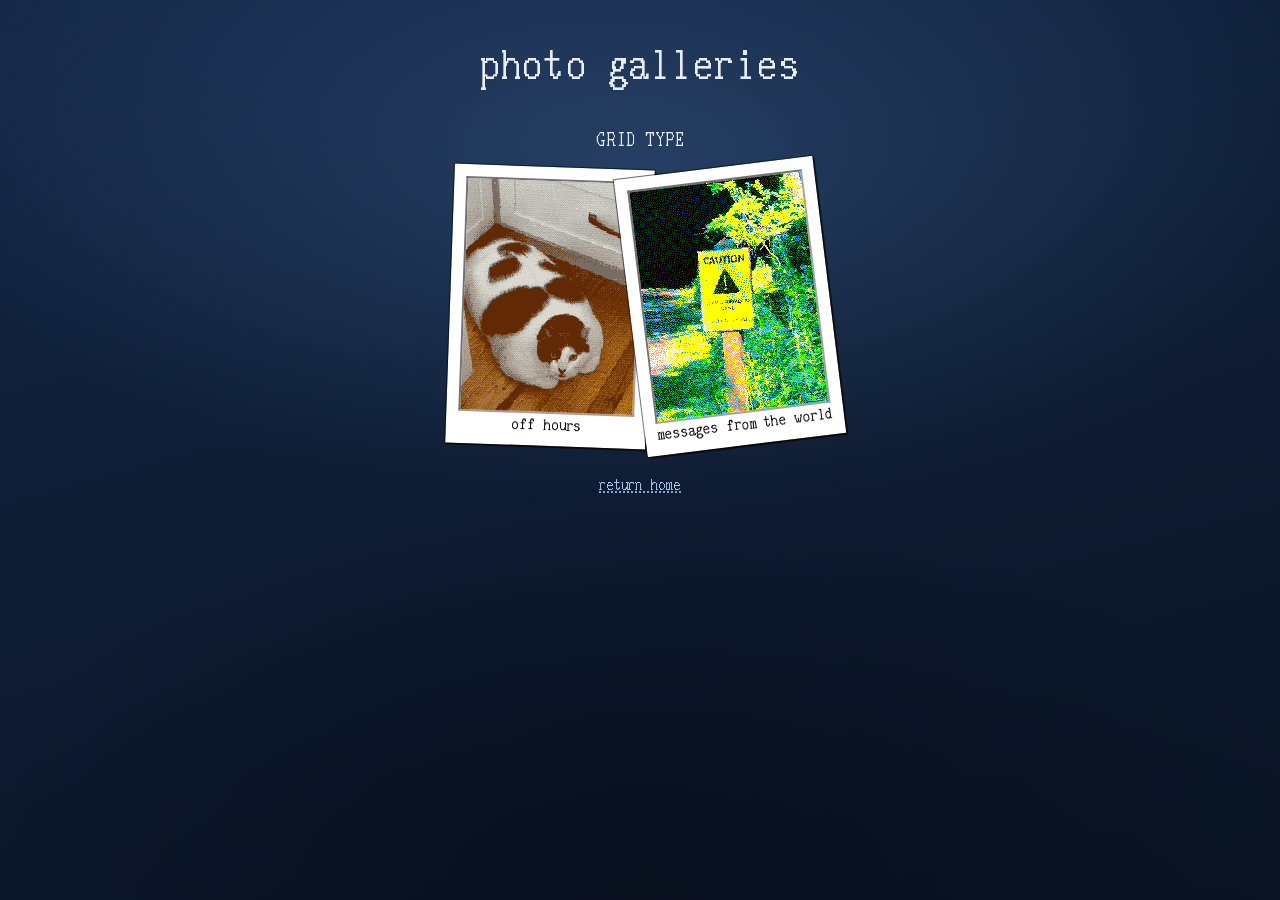
<file: album.html>
<!DOCTYPE HTML>
<html lang="en">
  <head>
    <meta charset="UTF-8">
    <meta name="viewport" content="width=device-width, initial-scale=1">
    <title>photo galleries</title>
    <link rel="icon" type="image/png" sizes="32x32" href="images/favicon/favicon-32x32.png?v=moon25">
    <link rel="shortcut icon" href="images/favicon/favicon.ico?v=moon25" type="image/x-icon">
    <style>
      @font-face {
        font-family: "Cordata";
        src: url("fonts/cordata.woff2") format("woff2");
        font-display: swap;
      }

      html {
        image-rendering: pixelated;
      }

      * {
        box-sizing: border-box;
        margin: 0;
        padding: 0;
      }

      body.photos-page {
        min-height: 100vh;
        background-color: #0e1c33;
        background-image:
          radial-gradient(ellipse 80% 55% at 50% 18%, rgba(90, 140, 200, 0.28), transparent 70%),
          radial-gradient(ellipse 100% 80% at 50% 100%, rgba(8, 14, 28, 0.9), transparent 55%),
          linear-gradient(165deg, #152849 0%, #0e1c33 45%, #0a1424 100%);
        background-attachment: fixed;
        color: #e8eef6;
        font-family: "Cordata", monospace;
        font-size: 16px;
        -webkit-font-smoothing: none;
        -moz-osx-font-smoothing: unset;
      }

      main {
        margin: 0 auto;
        padding: 15px;
        max-width: 50rem;
        text-align: center;
      }

      h1, h2 {
        font-weight: normal;
        line-height: 1;
      }

      h1, nav {
        margin: 2rem 0;
      }

      h1 {
        font-size: 2.75rem;
      }

      h2 {
        margin: 2.5rem auto 1rem;
        font-size: 1.25rem;
        text-transform: uppercase;
      }

      nav a {
        color: #9ec9f0;
        padding: 2px 1px 0 1px;
        text-decoration-style: dotted;
        text-underline-offset: 2px;
      }

      nav a:visited {
        color: #7eb8a8;
      }

      nav a:hover,
      nav a:focus {
        color: #0e1c33;
        background: #f0a85a;
        outline: 1px dotted #f0a85a;
        outline-offset: 1px;
      }

      .photopile {
        display: flex;
        flex-wrap: wrap;
        align-items: center;
        justify-content: center;
        max-width: 100%;
      }

      .photopile a {
        display: inline-block;
        max-width: 90%;
        background: white;
        box-shadow: 2px 2px 0 rgba(0, 0, 0, 0.55);
        outline: 1px solid rgba(0, 0, 0, 0.55);
        transform: rotate(2deg);
        margin: 0 -10px;
        color: black;
        text-decoration: none;
      }

      .photopile figure img {
        display: block;
        width: 11rem;
        max-width: calc(100% - 1.5rem);
        height: auto;
        margin: 0.75rem 0.75rem 0 0.75rem;
        border: 2px rgb(0, 0, 0, 0.55) inset;
        image-rendering: pixelated;
        object-fit: cover;
        aspect-ratio: 3 / 4;
      }

      .photopile figcaption {
        text-align: center;
        margin: 0.25rem 0.7rem 0.75rem 0.7rem;
        font-size: 1rem;
        color: black;
      }

      .photopile a:nth-child(2n) { transform: rotate(-7deg); }
      .photopile a:nth-child(3n) { transform: rotate(5deg); }
      .photopile a:nth-child(4n),
      .photopile:nth-of-type(2n) a:nth-child(2n) { transform: rotate(4deg); }
      .photopile a:nth-child(5n),
      .photopile:nth-of-type(2n) a { transform: rotate(-2deg); }
      .photopile a:nth-child(6n) { transform: rotate(-10deg); }

      .photopile a:hover,
      .photopile a:focus {
        outline: 1px solid rgba(0, 0, 0, 0.55);
        outline-offset: unset;
        transform: rotate(-5deg);
        z-index: 3;
        background: white;
      }
    </style>
  </head>
  <body class="photos-page">
    <main>
      <h1>photo galleries</h1>
      <div id="piles">
        <h2>grid type</h2>
        <div class="photopile">
          <a href="off-hours.html">
            <figure>
              <img src="images/off-hours/off%20hours.png" alt="off hours">
              <figcaption>off hours</figcaption>
            </figure>
          </a>
          <a href="messages.html">
            <figure>
              <img src="images/messages/messages.png" alt="messages from the world">
              <figcaption>messages from the world</figcaption>
            </figure>
          </a>
        </div>
      </div>
      <nav><a href="index.html">return home</a></nav>
    </main>
  </body>
</html>
</file>
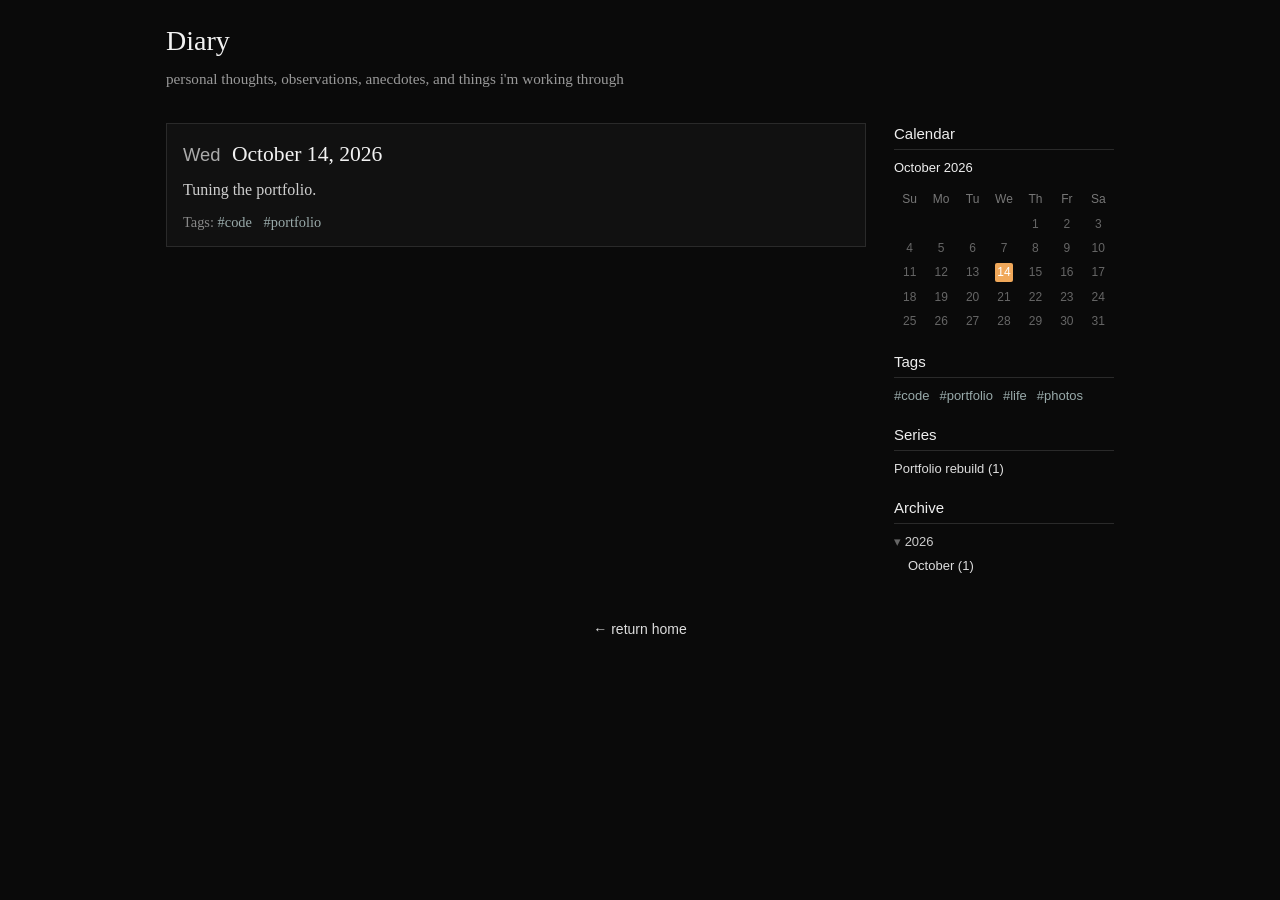
<file: diary.html>
<!DOCTYPE html>
<html lang="en">
  <head>
    <meta charset="UTF-8">
    <meta name="viewport" content="width=device-width, initial-scale=1">
    <title>Diary</title>
    <link rel="icon" type="image/png" sizes="32x32" href="images/favicon/favicon-32x32.png?v=moon25">
    <link rel="shortcut icon" href="images/favicon/favicon.ico?v=moon25" type="image/x-icon">
    <style>
      * { box-sizing: border-box; margin: 0; padding: 0; }

      body {
        background: #0a0a0a;
        color: #e8e8e8;
        font-family: Georgia, "Times New Roman", serif;
        font-size: 16px;
        line-height: 1.5;
        min-height: 100vh;
      }

      a { color: #ddd; text-decoration: none; }
      a:hover, a:focus { color: #f0a85a; }

      .wrap {
        max-width: 980px;
        margin: 0 auto;
        padding: 20px 16px 48px;
        display: grid;
        grid-template-columns: 1fr 220px;
        gap: 28px;
        align-items: start;
      }

      .brand {
        grid-column: 1 / -1;
        margin-bottom: 4px;
      }

      .brand a {
        font-family: Georgia, serif;
        font-size: 28px;
        font-weight: normal;
        color: #f2f2f2;
      }

      .brand p {
        margin-top: 6px;
        font-size: 0.95rem;
        color: #999;
      }

      .feed { min-width: 0; }

      .entry {
        border: 1px solid #2a2a2a;
        background: #111;
        padding: 14px 16px 12px;
        margin-bottom: 14px;
      }

      .entry-title {
        font-size: 1.35rem;
        font-weight: normal;
        margin: 0 0 8px;
        color: #f2f2f2;
      }

      .entry-title a { color: inherit; }
      .entry-title a:hover { color: #f0a85a; }

      .weekday {
        font-size: 1.15rem;
        margin-right: 6px;
        color: #aaa;
        font-family: Verdana, Helvetica, sans-serif;
      }

      .cal {
        width: 100%;
        border-collapse: collapse;
        table-layout: fixed;
        font-size: 12px;
        margin-bottom: 4px;
      }

      .cal caption {
        caption-side: top;
        text-align: left;
        color: #eee;
        font-size: 13px;
        margin-bottom: 8px;
      }

      .cal th {
        color: #777;
        font-weight: normal;
        padding: 4px 0;
      }

      .cal td {
        text-align: center;
        padding: 3px 0;
        color: #666;
      }

      .cal td a {
        display: inline-block;
        min-width: 1.5em;
        color: #f0a85a;
        border-bottom: 1px solid #f0a85a;
      }

      .cal td.today a,
      .cal td a:hover {
        color: #fff;
        background: #f0a85a;
        border-bottom-color: transparent;
        border-radius: 2px;
      }

      .entry-preview {
        color: #cfcfcf;
        font-size: 1rem;
        margin: 0 0 10px;
      }

      .entry-tags {
        font-size: 0.9rem;
        color: #888;
      }

      .entry-tags a {
        color: #9aa;
        margin-right: 8px;
      }

      .entry-tags a:hover { color: #f0a85a; }

      .side {
        font-family: Verdana, Helvetica, sans-serif;
        font-size: 13px;
        color: #bbb;
        position: sticky;
        top: 16px;
      }

      .side h2 {
        font-size: 15px;
        font-weight: normal;
        color: #eee;
        margin: 18px 0 8px;
        padding-bottom: 4px;
        border-bottom: 1px solid #2a2a2a;
      }

      .side h2:first-child { margin-top: 0; }

      .side ul {
        list-style: none;
        margin: 0;
        padding: 0;
      }

      .side li { margin: 4px 0; }

      .side details {
        margin: 2px 0;
      }

      .side summary {
        cursor: pointer;
        color: #ccc;
        list-style: none;
      }

      .side summary::-webkit-details-marker { display: none; }

      .side summary::before {
        content: "▸ ";
        color: #666;
      }

      .side details[open] > summary::before { content: "▾ "; }

      .side details ul {
        margin: 4px 0 8px 14px;
      }

      .tag-cloud {
        display: flex;
        flex-wrap: wrap;
        gap: 6px 10px;
        margin-bottom: 8px;
      }

      .tag-cloud a { color: #9aa; }

      .home {
        grid-column: 1 / -1;
        text-align: center;
        margin-top: 8px;
        font-family: Verdana, Helvetica, sans-serif;
        font-size: 14px;
      }

      @media (max-width: 720px) {
        .wrap {
          grid-template-columns: 1fr;
        }

        .side {
          position: static;
          order: 3;
        }
      }
    </style>
  </head>
  <body>
    <div class="wrap">
      <header class="brand">
        <a href="diary.html">Diary</a>
        <p>personal thoughts, observations, anecdotes, and things i'm working through</p>
      </header>

      <main class="feed">
        <!-- copy an entry block below to add a day; weekday = Sun…Sat -->

        <article class="entry">
          <h2 class="entry-title">
            <a href="diary/2026-10-14.html">
              <span class="weekday">Wed</span> October 14, 2026
            </a>
          </h2>
          <p class="entry-preview">
            Tuning the portfolio.
          </p>
          <p class="entry-tags">
            Tags: <a href="#">#code</a> <a href="#">#portfolio</a>
          </p>
        </article>
      </main>

      <aside class="side">
        <h2>Calendar</h2>
        <!-- link any day that has a post -->
        <table class="cal">
          <caption>October 2026</caption>
          <thead>
            <tr>
              <th>Su</th><th>Mo</th><th>Tu</th><th>We</th><th>Th</th><th>Fr</th><th>Sa</th>
            </tr>
          </thead>
          <tbody>
            <tr>
              <td></td><td></td><td></td><td></td>
              <td>1</td><td>2</td><td>3</td>
            </tr>
            <tr>
              <td>4</td><td>5</td><td>6</td><td>7</td><td>8</td><td>9</td><td>10</td>
            </tr>
            <tr>
              <td>11</td><td>12</td><td>13</td>
              <td class="today"><a href="diary/2026-10-14.html" title="October 14, 2026">14</a></td>
              <td>15</td><td>16</td><td>17</td>
            </tr>
            <tr>
              <td>18</td><td>19</td><td>20</td><td>21</td><td>22</td><td>23</td><td>24</td>
            </tr>
            <tr>
              <td>25</td><td>26</td><td>27</td><td>28</td><td>29</td><td>30</td><td>31</td>
            </tr>
          </tbody>
        </table>

        <h2>Tags</h2>
        <div class="tag-cloud">
          <a href="#">#code</a>
          <a href="#">#portfolio</a>
          <a href="#">#life</a>
          <a href="#">#photos</a>
        </div>

        <h2>Series</h2>
        <ul>
          <li><a href="#">Portfolio rebuild (1)</a></li>
        </ul>

        <h2>Archive</h2>
        <details open>
          <summary>2026</summary>
          <ul>
            <li><a href="diary.html">October (1)</a></li>
          </ul>
        </details>
      </aside>

      <p class="home"><a href="index.html">← return home</a></p>
    </div>
  </body>
</html>
</file>
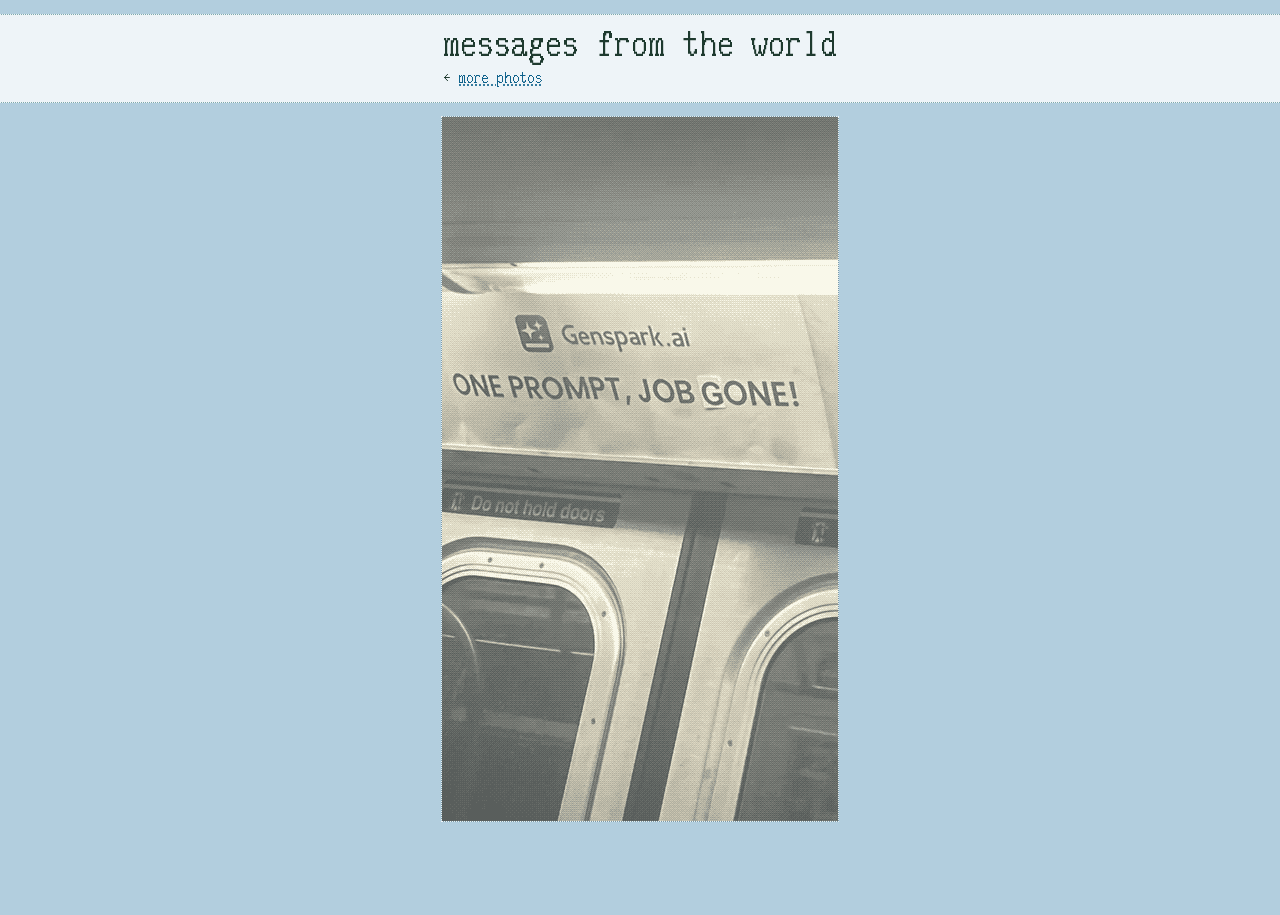
<file: messages.html>
<!DOCTYPE html>
<html lang="en">
  <head>
    <meta charset="UTF-8">
    <meta name="viewport" content="width=device-width, initial-scale=1">
    <title>messages from the world</title>
    <link rel="icon" type="image/png" sizes="32x32" href="images/favicon/favicon-32x32.png?v=moon25">
    <link rel="shortcut icon" href="images/favicon/favicon.ico?v=moon25" type="image/x-icon">
    <style>
      @font-face {
        font-family: "Cordata";
        src: url("fonts/cordata.woff2") format("woff2");
        font-display: swap;
      }
      * {
        box-sizing: border-box;
        margin: 0;
        padding: 0;
      }
      body {
        background: #B2CEDE;
        color: #1e3a2f;
        font-family: "Cordata", monospace;
        font-size: 16px;
        -webkit-font-smoothing: none;
        min-height: 100vh;
      }
      a { color: #0b5f8a; text-decoration-style: dotted; text-underline-offset: 2px; }
      a:visited { color: #2a6b55; }
      .gallery {
        display: flex;
        gap: 15px;
        margin: 15px;
        flex-wrap: wrap;
        justify-content: center;
      }
      .gallery a.thumb {
        display: block;
        line-height: 0;
        text-decoration: none;
      }
      .gallery a.thumb img {
        aspect-ratio: 9 / 16;
        max-height: calc(100vh - 30px);
        outline: 1px dotted rgba(255, 255, 255, 0.85);
        box-shadow: 1px 1px rgba(35, 80, 90, 0.4), -1px -1px rgba(35, 80, 90, 0.4);
        image-rendering: pixelated;
        image-rendering: crisp-edges;
      }
      .gallery a.thumb:hover img,
      .gallery a.thumb:focus img {
        outline: 1px solid white;
      }
      header {
        margin: 15px auto;
        background: rgba(255, 255, 255, 0.78);
        outline: 1px dotted rgba(255, 255, 255, 0.9);
        box-shadow: 0 1px rgba(30, 100, 80, 0.35), 0 -1px rgba(30, 100, 80, 0.35);
      }
      header div { width: fit-content; margin: auto; padding: 15px; }
      h1 {
        margin: 0;
        font-size: 2.25rem;
        font-weight: normal;
        line-height: 1;
        text-wrap: balance;
        text-align: center;
      }
      nav { margin-top: 5px; display: flex; justify-content: space-between; }

      /* click a thumb → this opens (no JS) */
      .viewer {
        display: none;
        position: fixed;
        inset: 0;
        z-index: 50;
        align-items: center;
        justify-content: center;
        padding: 20px;
      }
      .viewer:target {
        display: flex;
      }
      .viewer-bg {
        position: absolute;
        inset: 0;
        background: rgba(20, 40, 50, 0.72);
        text-decoration: none;
      }
      .polaroid {
        position: relative;
        z-index: 2;
        background: #fff;
        padding: 14px 14px 22px;
        box-shadow: 4px 4px 0 rgba(0, 0, 0, 0.45);
        outline: 1px solid rgba(0, 0, 0, 0.35);
        max-width: min(860px, 92vw);
        max-height: calc(100vh - 40px);
        display: flex;
        flex-direction: column;
        align-items: center;
      }
      .polaroid img {
        display: block;
        width: 100%;
        height: auto;
        max-height: calc(100vh - 160px);
        object-fit: contain;
        image-rendering: pixelated;
        image-rendering: crisp-edges;
        border: 2px inset rgba(0, 0, 0, 0.35);
      }
      .polaroid figcaption {
        margin-top: 14px;
        background: #fff;
        color: #111;
        border: 1px solid #111;
        padding: 8px 12px;
        text-align: center;
        font-size: 0.95rem;
        line-height: 1.35;
        width: fit-content;
        max-width: 100%;
      }
      .polaroid .when { display: block; }
      .polaroid .where {
        display: block;
        margin-top: 2px;
        color: #444;
        font-size: 0.85rem;
      }
      .viewer-close {
        position: absolute;
        top: 12px;
        right: 16px;
        z-index: 3;
        color: #fff;
        font-size: 1.5rem;
        text-decoration: none;
        text-shadow: 1px 1px 0 #000;
      }
      .viewer-close:hover,
      .viewer-close:focus {
        color: khaki;
      }

      @media (max-width: 560px) {
        .polaroid { padding: 10px 10px 14px; }
        .polaroid figcaption { font-size: 0.8rem; padding: 6px 8px; }
      }
    </style>
  </head>
  <body>
    <header>
      <div>
        <h1>messages from the world</h1>
        <nav>
          <span>← <a href="album.html">more photos</a></span>
        </nav>
      </div>
    </header>

    <div class="gallery">
      <a class="thumb" href="#genspark" title="open photo">
        <img loading="lazy" src="images/messages/2026-10-genspark.png?v=17" alt="one prompt, job gone! genspark.ai subway ad">
      </a>
    </div>

    <div id="genspark" class="viewer">
      <a class="viewer-bg" href="#" aria-label="close"></a>
      <a class="viewer-close" href="#" aria-label="close">×</a>
      <figure class="polaroid">
        <img src="images/messages/2026-10-genspark-full.png?v=3" alt="one prompt, job gone! genspark.ai subway ad">
        <figcaption>
          <span class="when"> aug 23, 2026 at 11:05pm</span>
          <span class="where">nyc subway</span>
        </figcaption>
      </figure>
    </div>
  </body>
</html>
</file>
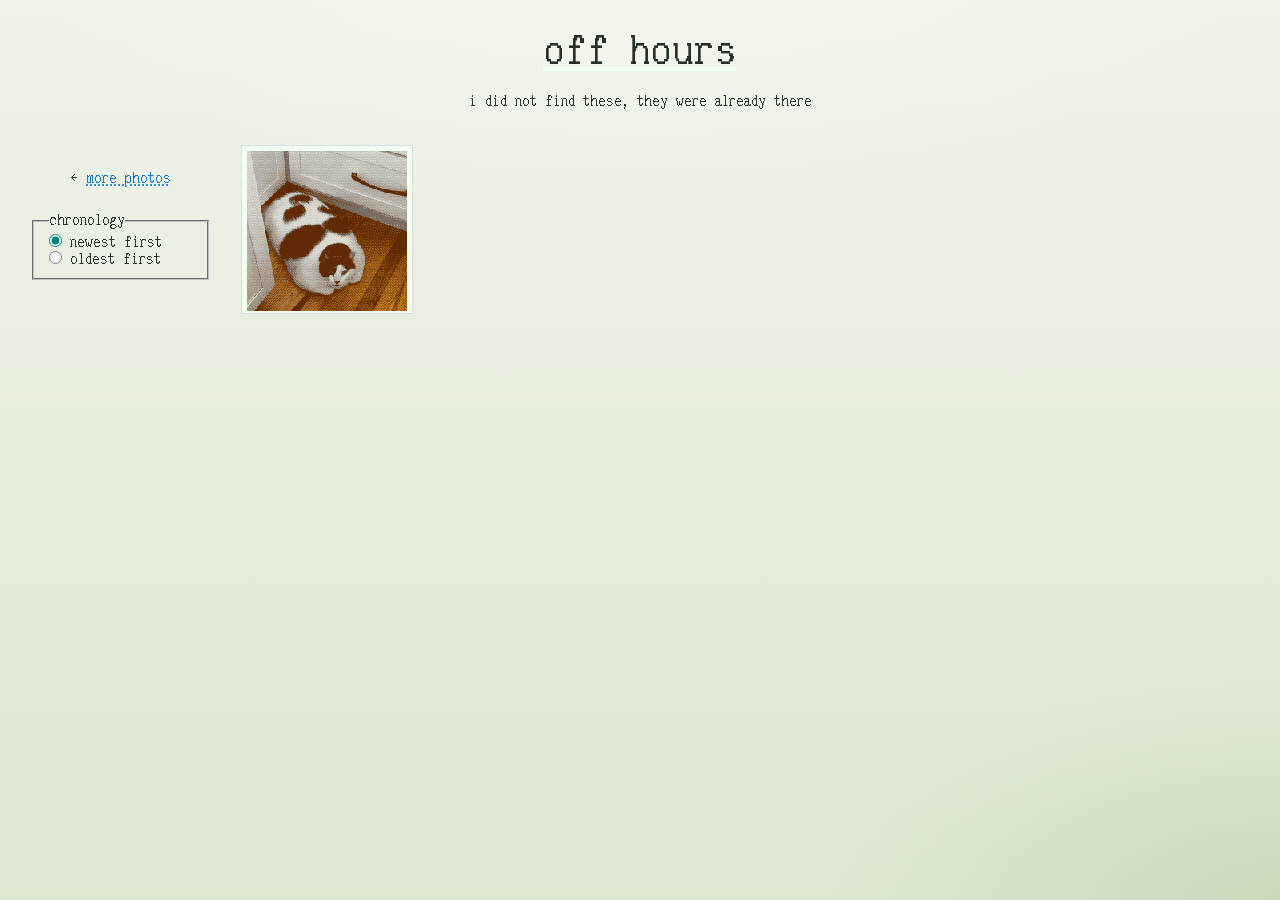
<file: off-hours.html>
<!DOCTYPE html>
<html lang="en">
  <head>
    <meta charset="UTF-8">
    <meta name="viewport" content="width=device-width, initial-scale=1">
    <title>off hours</title>
    <link rel="icon" type="image/png" sizes="32x32" href="images/favicon/favicon-32x32.png?v=moon25">
    <link rel="shortcut icon" href="images/favicon/favicon.ico?v=moon25" type="image/x-icon">
    <style>
      @font-face {
        font-family: "Cordata";
        src: url("fonts/cordata.woff2") format("woff2");
        font-display: swap;
      }

      :root {
        color-scheme: light dark;
        accent-color: teal;
      }

      * {
        box-sizing: border-box;
        margin: 0;
        padding: 0;
      }

      html {
        image-rendering: pixelated;
      }

      body {
        color: #243028;
        font-family: "Cordata", monospace;
        font-size: 16px;
        -webkit-font-smoothing: none;
        background-color: #e7eee2;
        background-image:
          radial-gradient(ellipse 90% 60% at 50% -10%, #f4f7ef, transparent 55%),
          radial-gradient(ellipse 70% 50% at 100% 100%, rgba(180, 198, 160, 0.45), transparent 50%),
          linear-gradient(180deg, #eef3e8 0%, #dde7d2 100%);
        background-attachment: fixed;
        overflow-y: scroll;
      }

      h1, h2, h3 {
        font-weight: normal;
      }

      h1 {
        font-size: 2.75rem;
        line-height: 1;
        text-decoration: honeydew solid underline;
      }

      header {
        text-align: center;
        margin: 2rem 0;
      }

      header p {
        margin: 1rem 0;
        font-size: 1rem;
        line-height: 1.3;
      }

      a {
        color: #0e72c5;
        padding: 2px 1px 0 1px;
        text-decoration-style: dotted;
        text-underline-offset: 2px;
      }

      a:visited {
        color: teal;
      }

      a:hover,
      a:focus {
        background: white;
        outline: 1px dotted;
        outline-offset: 1px;
      }

      button,
      input {
        font-family: "Cordata", monospace;
      }

      main {
        display: grid;
        grid-template-columns: 225px 1fr;
        padding: 0 1rem 2rem 1rem;
      }

      fieldset,
      nav p {
        margin: 1rem 2rem 1rem 1rem;
        padding: 5px 15px 10px 15px;
      }

      nav p {
        text-align: center;
        padding: 10px;
      }

      input,
      label {
        cursor: pointer;
      }

      .gallery {
        display: flex;
        flex-wrap: wrap;
        gap: 1rem;
        align-items: start;
      }

      .gallery button {
        width: fit-content;
        background: honeydew;
        padding: 5px 5px 2px 5px;
        border: 1px solid gainsboro;
        max-width: calc(50% - 0.5rem);
        position: relative;
        cursor: zoom-in;
      }

      .gallery figure img {
        width: 160px;
        aspect-ratio: 1 / 1;
        object-fit: cover;
        background: cadetblue;
        position: relative;
        z-index: 2;
        display: block;
        image-rendering: pixelated;
      }

      .gallery figcaption {
        line-height: 1;
        margin: 0;
        position: absolute;
        bottom: 15px;
        right: 15px;
        background: honeydew;
        padding: 2px 4px;
      }

      figure:hover figcaption,
      button:focus figcaption {
        z-index: 3;
      }

      main:has(#oldest:checked) .gallery {
        flex-direction: row-reverse;
        flex-wrap: wrap-reverse;
        justify-content: start;
      }

      :popover-open {
        border: none;
        outline: 2px solid gold;
        top: 50vh;
        left: 50vw;
        transform: translate(-50%, -50%);
      }

      .popovers figure:popover-open {
        display: grid;
        grid-template-columns: 1fr;
        background: honeydew;
        padding: 0 0 10px;
        width: fit-content;
        max-width: 92vw;
      }

      .popovers figure:popover-open figcaption {
        margin: 8px 12px 4px;
        text-align: center;
        line-height: 1.3;
      }

      .popovers figure:popover-open figcaption p {
        margin: 0;
      }

      .popovers figure:popover-open img {
        max-width: min(400px, 70vmin);
        width: 70vmin;
        aspect-ratio: 1 / 1;
        object-fit: cover;
        image-rendering: pixelated;
      }

      .popovers figure button {
        cursor: zoom-out;
        margin: 10px 10px 0;
        border: 2px solid teal;
        background: #c8daa6;
        padding: 0;
        line-height: 0;
      }

      @media (max-aspect-ratio: 1 / 1) {
        .popovers figure:popover-open {
          grid-template-columns: 1fr;
        }

        .popovers figure:popover-open figcaption {
          margin: 8px 12px 4px;
          text-align: center;
        }
      }

      @media (max-width: 930px) {
        main {
          grid-template-columns: 1fr;
        }

        nav p {
          margin-top: 0;
        }

        header {
          margin: 2rem 0 1rem 0;
        }

        .gallery,
        main:has(#oldest:checked) .gallery {
          justify-content: center;
          margin: 1rem auto;
          width: 100%;
        }

        fieldset {
          width: 200px;
          margin: 1rem auto;
          font-size: 0.9rem;
        }

        .gallery figcaption {
          font-size: 90%;
        }
      }

      @media (min-width: 931px) {
        .menu {
          height: fit-content;
          position: sticky;
          top: 0;
        }
      }

      @media (prefers-color-scheme: dark) {
        body {
          color: #e8eee4;
          background-color: #1a2420;
          background-image:
            radial-gradient(ellipse 80% 50% at 50% 0%, rgba(70, 100, 60, 0.35), transparent 60%),
            linear-gradient(180deg, #243028 0%, #1a2420 55%, #141c18 100%);
          background-attachment: fixed;
        }

        fieldset {
          border-color: #c8daa6;
        }

        .gallery button,
        .gallery figcaption,
        .popovers figure:popover-open,
        .popovers figure:popover-open img {
          background: #234309;
          border-color: darkslategrey;
        }

        :popover-open {
          outline: 2px solid #c8daa6;
        }

        h1 {
          text-decoration: #c8daa6 solid underline;
        }

        a {
          color: #c8daa6;
        }

        a:hover,
        a:focus {
          color: black;
          background: #c8daa6;
        }
      }
    </style>
  </head>
  <body>
    <header>
      <h1>off hours</h1>
      <p>i did not find these, they were already there</p>
    </header>

    <main>
      <div class="menu">
        <nav>
          <p>← <a href="album.html">more photos</a></p>
        </nav>

        <fieldset>
          <legend>chronology</legend>

          <input type="radio" id="newest" name="time" checked>
          <label for="newest">newest first</label><br>

          <input type="radio" id="oldest" name="time">
          <label for="oldest">oldest first</label>
        </fieldset>
      </div>

      <div class="gallery">
        <button popovertarget="off-hours-cat" type="button">
          <figure>
            <img src="images/off-hours/off%20hours.png" loading="lazy" alt="black and white cat with green eyes on the kitchen floor">
            <figcaption>home, 2026</figcaption>
          </figure>
        </button>
      </div>
    </main>

    <div class="popovers">
      <figure id="off-hours-cat" popover>
        <button popovertarget="off-hours-cat" popovertargetaction="hide" type="button">
          <img src="images/off-hours/off%20hours-full.png" alt="black and white cat with green eyes on the kitchen floor">
        </button>
        <figcaption>
          <p>fat cat</p>
          <p>June 9 2026 at 2:16pm</p>
          <p>new haven, ct</p>
        </figcaption>
      </figure>
    </div>
  </body>
</html>
</file>
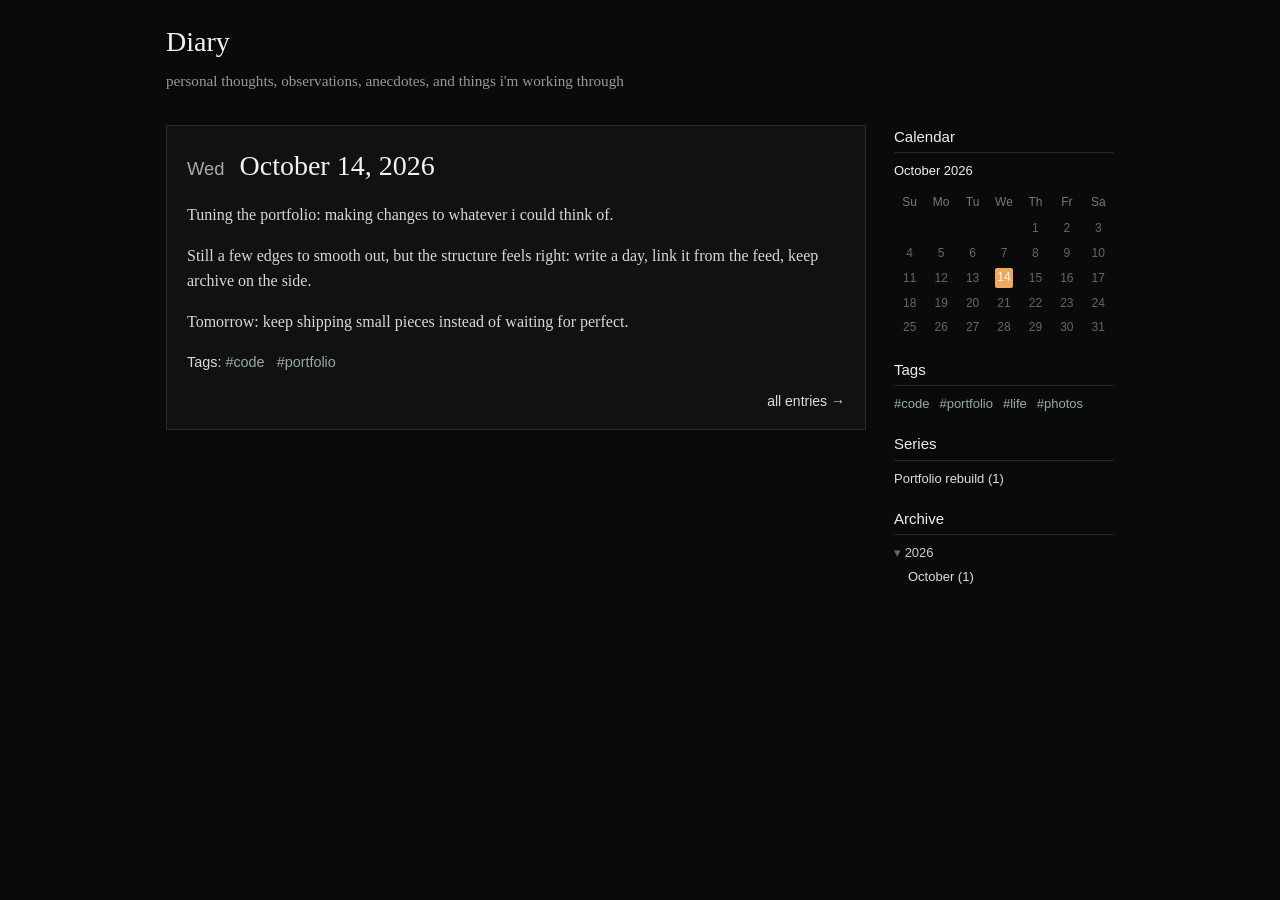
<file: diary/2026-10-14.html>
<!DOCTYPE html>
<html lang="en">
  <head>
    <meta charset="UTF-8">
    <meta name="viewport" content="width=device-width, initial-scale=1">
    <title>October 14, 2026 - Diary</title>
    <link rel="icon" type="image/png" sizes="32x32" href="../images/favicon/favicon-32x32.png?v=moon25">
    <link rel="shortcut icon" href="../images/favicon/favicon.ico?v=moon25" type="image/x-icon">
    <style>
      * { box-sizing: border-box; margin: 0; padding: 0; }

      body {
        background: #0a0a0a;
        color: #e8e8e8;
        font-family: Georgia, "Times New Roman", serif;
        font-size: 16px;
        line-height: 1.55;
        min-height: 100vh;
      }

      a { color: #ddd; text-decoration: none; }
      a:hover, a:focus { color: #f0a85a; }

      .wrap {
        max-width: 980px;
        margin: 0 auto;
        padding: 20px 16px 48px;
        display: grid;
        grid-template-columns: 1fr 220px;
        gap: 28px;
        align-items: start;
      }

      .brand {
        grid-column: 1 / -1;
        margin-bottom: 4px;
      }

      .brand a {
        font-size: 28px;
        color: #f2f2f2;
      }

      .brand p {
        margin-top: 6px;
        font-size: 0.95rem;
        color: #999;
      }

      .post {
        border: 1px solid #2a2a2a;
        background: #111;
        padding: 18px 20px 16px;
        min-width: 0;
      }

      .post h1 {
        font-size: 1.75rem;
        font-weight: normal;
        margin: 0 0 16px;
        color: #f2f2f2;
      }

      .weekday {
        font-size: 1.15rem;
        margin-right: 8px;
        color: #aaa;
        font-family: Verdana, Helvetica, sans-serif;
      }

      .cal {
        width: 100%;
        border-collapse: collapse;
        table-layout: fixed;
        font-size: 12px;
        margin-bottom: 4px;
      }

      .cal caption {
        caption-side: top;
        text-align: left;
        color: #eee;
        font-size: 13px;
        margin-bottom: 8px;
      }

      .cal th {
        color: #777;
        font-weight: normal;
        padding: 4px 0;
      }

      .cal td {
        text-align: center;
        padding: 3px 0;
        color: #666;
      }

      .cal td a {
        display: inline-block;
        min-width: 1.5em;
        color: #f0a85a;
        border-bottom: 1px solid #f0a85a;
      }

      .cal td.today a,
      .cal td a:hover {
        color: #fff;
        background: #f0a85a;
        border-bottom-color: transparent;
        border-radius: 2px;
      }

      .post p {
        margin: 0 0 1em;
        color: #d8d8d8;
      }

      .post img {
        display: block;
        max-width: 100%;
        height: auto;
        margin: 0.75em auto 1.1em;
        border: 1px solid #333;
      }

      .post-tags {
        margin-top: 8px;
        font-family: Verdana, Helvetica, sans-serif;
        font-size: 0.9rem;
        color: #888;
      }

      .post-tags a {
        color: #9aa;
        margin-right: 8px;
      }

      .post-nav {
        margin-top: 18px;
        text-align: right;
        font-family: Verdana, Helvetica, sans-serif;
        font-size: 14px;
      }

      .side {
        font-family: Verdana, Helvetica, sans-serif;
        font-size: 13px;
        color: #bbb;
        position: sticky;
        top: 16px;
      }

      .side h2 {
        font-size: 15px;
        font-weight: normal;
        color: #eee;
        margin: 18px 0 8px;
        padding-bottom: 4px;
        border-bottom: 1px solid #2a2a2a;
      }

      .side h2:first-child { margin-top: 0; }

      .side ul { list-style: none; }

      .side li { margin: 4px 0; }

      .side details { margin: 2px 0; }

      .side summary {
        cursor: pointer;
        color: #ccc;
        list-style: none;
      }

      .side summary::-webkit-details-marker { display: none; }
      .side summary::before { content: "▸ "; color: #666; }
      .side details[open] > summary::before { content: "▾ "; }
      .side details ul { margin: 4px 0 8px 14px; }

      .tag-cloud {
        display: flex;
        flex-wrap: wrap;
        gap: 6px 10px;
      }

      .tag-cloud a { color: #9aa; }

      @media (max-width: 720px) {
        .wrap { grid-template-columns: 1fr; }
        .side { position: static; }
      }
    </style>
  </head>
  <body>
    <div class="wrap">
      <header class="brand">
        <a href="../diary.html">Diary</a>
        <p>personal thoughts, observations, anecdotes, and things i'm working through</p>
      </header>

      <article class="post">
        <!-- new post: save as diary/YYYY-MM-DD.html, then link it from diary.html -->

        <h1><span class="weekday">Wed</span> October 14, 2026</h1>

        <p>
          Tuning the portfolio: making changes to whatever i could think of.
        </p>

        <p>
          Still a few edges to smooth out, but the structure feels right: write a day,
          link it from the feed, keep archive on the side.
        </p>

        <p>
          Tomorrow: keep shipping small pieces instead of waiting for perfect.
        </p>

        <p class="post-tags">
          Tags: <a href="#">#code</a> <a href="#">#portfolio</a>
        </p>

        <nav class="post-nav">
          <a href="../diary.html">all entries →</a>
        </nav>
      </article>

      <aside class="side">
        <h2>Calendar</h2>
        <table class="cal">
          <caption>October 2026</caption>
          <thead>
            <tr>
              <th>Su</th><th>Mo</th><th>Tu</th><th>We</th><th>Th</th><th>Fr</th><th>Sa</th>
            </tr>
          </thead>
          <tbody>
            <tr>
              <td></td><td></td><td></td><td></td>
              <td>1</td><td>2</td><td>3</td>
            </tr>
            <tr>
              <td>4</td><td>5</td><td>6</td><td>7</td><td>8</td><td>9</td><td>10</td>
            </tr>
            <tr>
              <td>11</td><td>12</td><td>13</td>
              <td class="today"><a href="2026-10-14.html" title="October 14, 2026">14</a></td>
              <td>15</td><td>16</td><td>17</td>
            </tr>
            <tr>
              <td>18</td><td>19</td><td>20</td><td>21</td><td>22</td><td>23</td><td>24</td>
            </tr>
            <tr>
              <td>25</td><td>26</td><td>27</td><td>28</td><td>29</td><td>30</td><td>31</td>
            </tr>
          </tbody>
        </table>

        <h2>Tags</h2>
        <div class="tag-cloud">
          <a href="#">#code</a>
          <a href="#">#portfolio</a>
          <a href="#">#life</a>
          <a href="#">#photos</a>
        </div>

        <h2>Series</h2>
        <ul>
          <li><a href="../diary.html">Portfolio rebuild (1)</a></li>
        </ul>

        <h2>Archive</h2>
        <details open>
          <summary>2026</summary>
          <ul>
            <li><a href="../diary.html">October (1)</a></li>
          </ul>
        </details>
      </aside>
    </div>
  </body>
</html>
</file>
